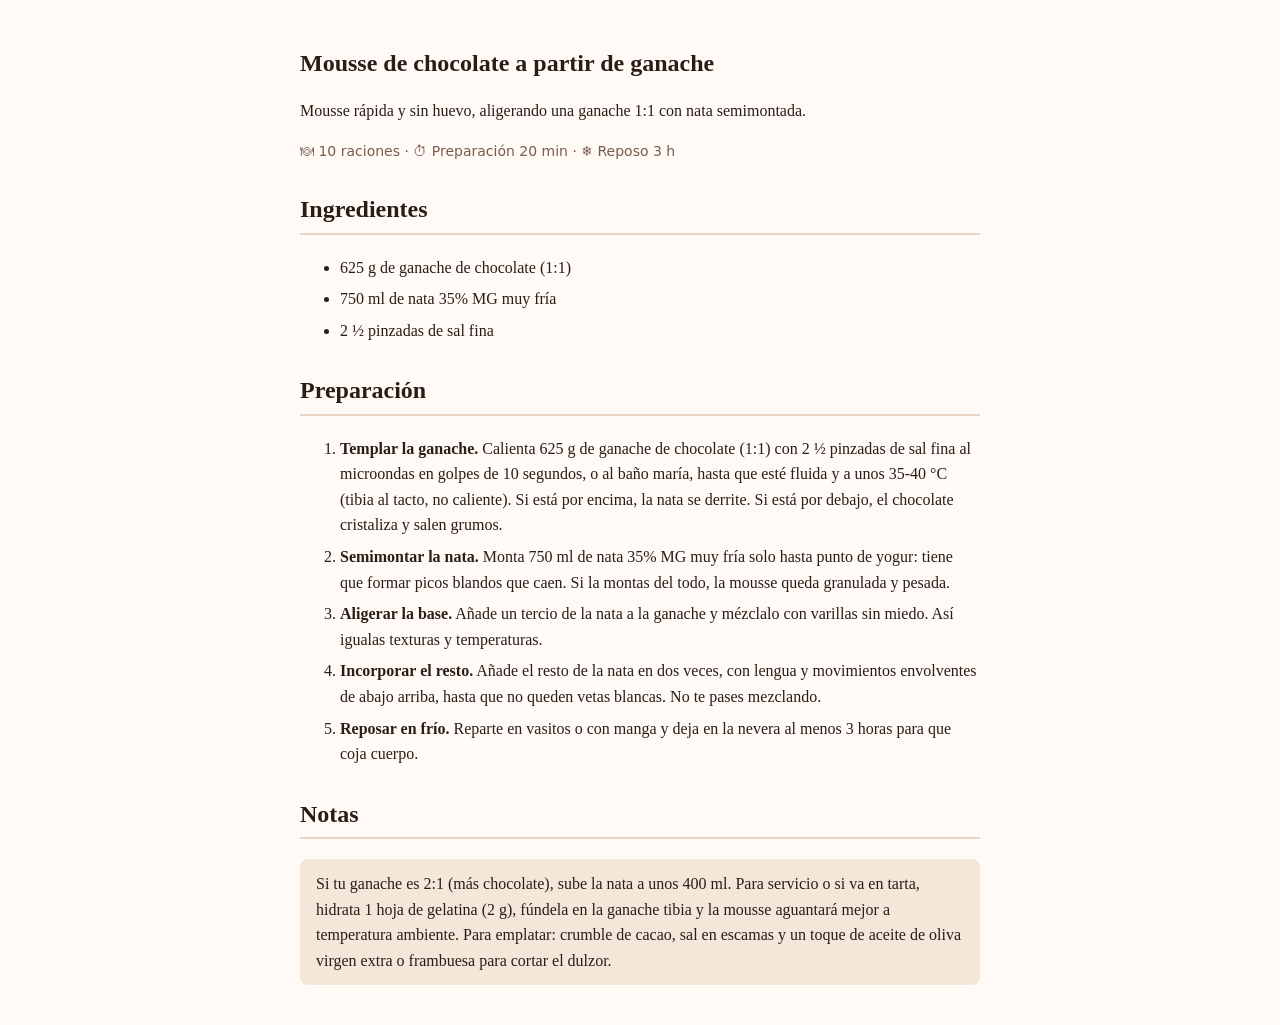
<file: recetas/mousse-chocolate-ganache.html>
<!DOCTYPE html>
<html lang="es">
<head>
<meta charset="utf-8">
<meta name="viewport" content="width=device-width,initial-scale=1">
<title>Mousse de chocolate a partir de ganache</title>
<meta name="description" content="Mousse rápida y sin huevo, aligerando una ganache 1:1 con nata semimontada.">
<script type="application/ld+json">
{
  "@context": "https://schema.org",
  "@type": "Recipe",
  "name": "Mousse de chocolate a partir de ganache",
  "description": "Mousse rápida y sin huevo, aligerando una ganache 1:1 con nata semimontada.",
  "inLanguage": "es",
  "recipeCategory": "Postre",
  "recipeCuisine": "Repostería",
  "recipeYield": "10 raciones",
  "prepTime": "PT20M",
  "cookTime": "PT0M",
  "totalTime": "PT3H20M",
  "keywords": "mousse de chocolate, ganache, sin huevo, nata, postre",
  "recipeIngredient": [
    "625 g de ganache de chocolate (1:1)",
    "750 ml de nata 35% MG muy fría",
    "2 ½ pinzadas de sal fina"
  ],
  "recipeInstructions": [
    {
      "@type": "HowToStep",
      "name": "Templar la ganache",
      "text": "Calienta 625 g de ganache de chocolate (1:1) con 2 ½ pinzadas de sal fina al microondas en golpes de 10 segundos, o al baño maría, hasta que esté fluida y a unos 35-40 °C (tibia al tacto, no caliente). Si está por encima, la nata se derrite. Si está por debajo, el chocolate cristaliza y salen grumos."
    },
    {
      "@type": "HowToStep",
      "name": "Semimontar la nata",
      "text": "Monta 750 ml de nata 35% MG muy fría solo hasta punto de yogur: tiene que formar picos blandos que caen. Si la montas del todo, la mousse queda granulada y pesada."
    },
    {
      "@type": "HowToStep",
      "name": "Aligerar la base",
      "text": "Añade un tercio de la nata a la ganache y mézclalo con varillas sin miedo. Así igualas texturas y temperaturas."
    },
    {
      "@type": "HowToStep",
      "name": "Incorporar el resto",
      "text": "Añade el resto de la nata en dos veces, con lengua y movimientos envolventes de abajo arriba, hasta que no queden vetas blancas. No te pases mezclando."
    },
    {
      "@type": "HowToStep",
      "name": "Reposar en frío",
      "text": "Reparte en vasitos o con manga y deja en la nevera al menos 3 horas para que coja cuerpo."
    }
  ],
  "recipeNotes": "Si tu ganache es 2:1 (más chocolate), sube la nata a unos 400 ml. Para servicio o si va en tarta, hidrata 1 hoja de gelatina (2 g), fúndela en la ganache tibia y la mousse aguantará mejor a temperatura ambiente. Para emplatar: crumble de cacao, sal en escamas y un toque de aceite de oliva virgen extra o frambuesa para cortar el dulzor."
}
</script>
<style>
body{font-family:Georgia,serif;max-width:680px;margin:0 auto;padding:24px 16px;color:#2b1d16;line-height:1.6;background:#fffaf5}
h1{margin-bottom:4px} .meta{color:#7a5c4d;font-family:system-ui,sans-serif;font-size:14px}
h2{margin-top:28px;border-bottom:2px solid #e8d5c4;padding-bottom:4px}
li{margin:6px 0} .notas{background:#f4e6d8;padding:12px 16px;border-radius:8px}
</style>
</head>
<body>
<article>
<h1>Mousse de chocolate a partir de ganache</h1>
<p>Mousse rápida y sin huevo, aligerando una ganache 1:1 con nata semimontada.</p>
<p class="meta">🍽 10 raciones · ⏱ Preparación 20 min · ❄️ Reposo 3 h</p>
<h2>Ingredientes</h2>
<ul><li>625 g de ganache de chocolate (1:1)</li><li>750 ml de nata 35% MG muy fría</li><li>2 ½ pinzadas de sal fina</li></ul>
<h2>Preparación</h2>
<ol><li><strong>Templar la ganache.</strong> Calienta 625 g de ganache de chocolate (1:1) con 2 ½ pinzadas de sal fina al microondas en golpes de 10 segundos, o al baño maría, hasta que esté fluida y a unos 35-40 °C (tibia al tacto, no caliente). Si está por encima, la nata se derrite. Si está por debajo, el chocolate cristaliza y salen grumos.</li><li><strong>Semimontar la nata.</strong> Monta 750 ml de nata 35% MG muy fría solo hasta punto de yogur: tiene que formar picos blandos que caen. Si la montas del todo, la mousse queda granulada y pesada.</li><li><strong>Aligerar la base.</strong> Añade un tercio de la nata a la ganache y mézclalo con varillas sin miedo. Así igualas texturas y temperaturas.</li><li><strong>Incorporar el resto.</strong> Añade el resto de la nata en dos veces, con lengua y movimientos envolventes de abajo arriba, hasta que no queden vetas blancas. No te pases mezclando.</li><li><strong>Reposar en frío.</strong> Reparte en vasitos o con manga y deja en la nevera al menos 3 horas para que coja cuerpo.</li></ol>
<h2>Notas</h2>
<p class="notas">Si tu ganache es 2:1 (más chocolate), sube la nata a unos 400 ml. Para servicio o si va en tarta, hidrata 1 hoja de gelatina (2 g), fúndela en la ganache tibia y la mousse aguantará mejor a temperatura ambiente. Para emplatar: crumble de cacao, sal en escamas y un toque de aceite de oliva virgen extra o frambuesa para cortar el dulzor.</p>
</article>
</body>
</html>
</file>
